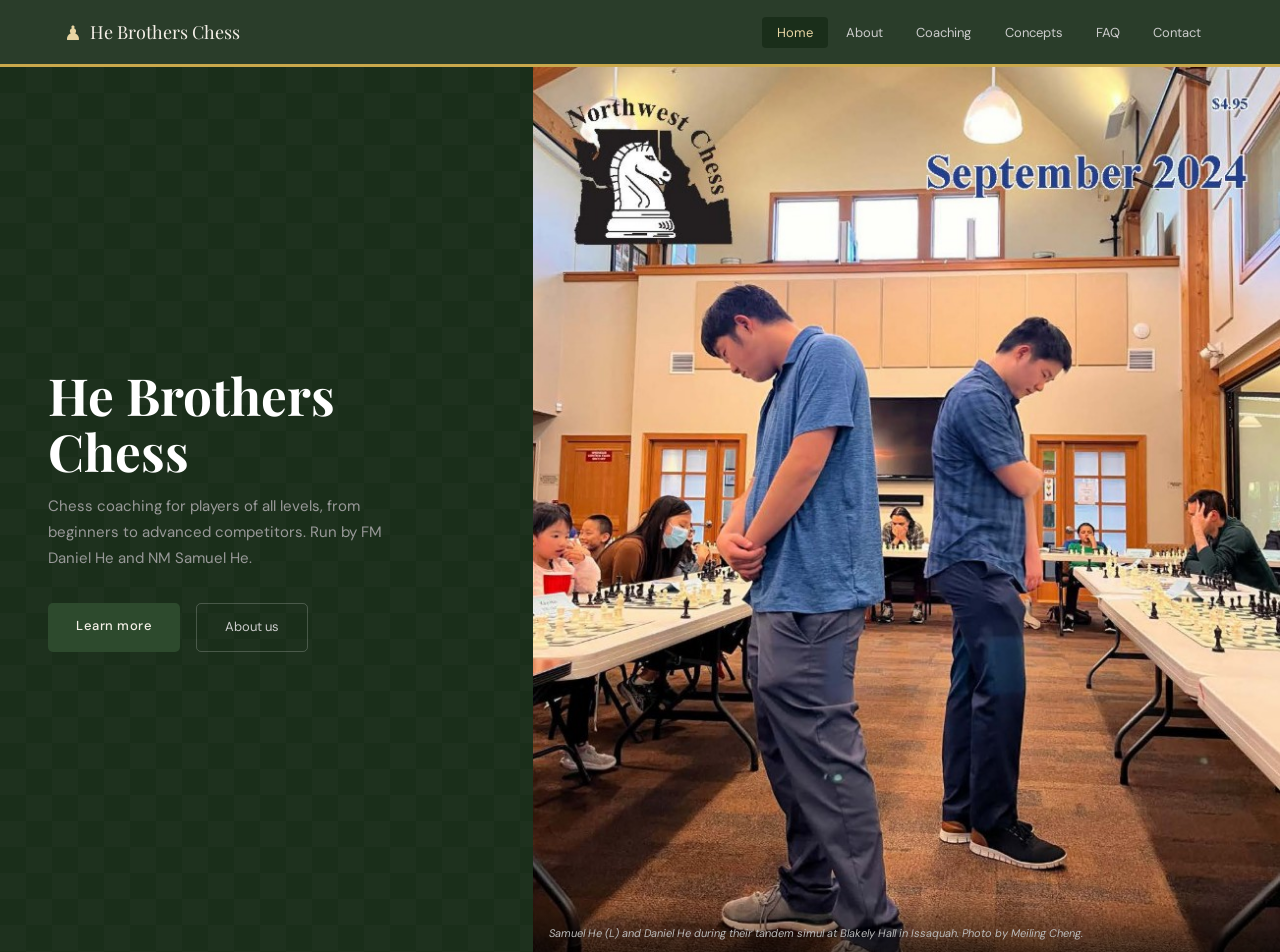
<file: index.html>
<!DOCTYPE html>
<html lang="en">
<head>
<meta charset="UTF-8">
<meta name="viewport" content="width=device-width, initial-scale=1.0">
<title>He Brothers Chess | Chess Coaching by FM Daniel He & NM Samuel He</title>
  <meta name="description" content="Professional chess coaching by FM Daniel He and NM Samuel He. Lessons for all levels — beginners to advanced. Online via Lichess, based in Seattle, WA.">
  <meta name="keywords" content="chess coach Seattle, chess lessons Redmond, chess coaching Washington state, online chess lessons, FM chess coach, NM chess coach">
  <meta name="robots" content="index, follow">
  <meta property="og:title" content="He Brothers Chess | Chess Coaching by FM Daniel He & NM Samuel He">
  <meta property="og:description" content="Professional chess coaching by FM Daniel He and NM Samuel He. Lessons for all levels — beginners to advanced. Online via Lichess, based in Seattle, WA.">
  <meta property="og:url" content="https://hebroschess.com/">
  <meta property="og:type" content="website">
  <link rel="canonical" href="https://hebroschess.com/">
<link rel="stylesheet" href="style.css">
<style>
  html, body { height: 100%; margin: 0; }

  .hero {
    background: var(--green-dark);
    background-image: repeating-conic-gradient(#ffffff04 0% 25%, transparent 0% 50%);
    background-size: 52px 52px;
    display: grid;
    grid-template-columns: 5fr 7fr;
    min-height: 38vh;
  }
  .hero-left {
    display: flex;
    flex-direction: column;
    justify-content: center;
    padding: 2rem 2rem 2rem 3rem;
  }
  .hero-left h1 { color: #fff; font-size: clamp(32px, 4vw, 54px); margin-bottom: 0.8rem; line-height: 1.1; }
  .hero-sub { font-size: 15px; color: #999; line-height: 1.75; margin-bottom: 2rem; max-width: 380px; }
  .hero-actions { display: flex; gap: 1rem; flex-wrap: wrap; }
  .btn-ghost-light {
    display: inline-block;
    background: transparent;
    color: #ccc;
    border: 1px solid rgba(255,255,255,0.2);
    font-family: var(--sans);
    font-size: 13px;
    padding: 13px 28px;
    text-decoration: none;
    border-radius: 5px;
    transition: border-color 0.2s, color 0.2s;
  }
  .btn-ghost-light:hover { border-color: rgba(255,255,255,0.4); color: #fff; }

  .hero-right {
    position: relative;
    overflow: hidden;
  }
  .hero-right img {
    width: 100%;
    height: 100%;
    object-fit: cover;
    object-position: 20% center;
    display: block;
  }
  .hero-caption {
    position: absolute;
    bottom: 0; left: 0; right: 0;
    padding: 1.5rem 1rem 0.6rem;
    background: linear-gradient(transparent, rgba(0,0,0,0.6));
    font-size: 11px;
    color: #bbb;
    font-style: italic;
  }

  .sections {
    display: grid;
    grid-template-columns: 1fr 1fr 1fr;
    border-top: 3px solid var(--gold);
    background: #fff;
  }
  .section-link {
    padding: 1.4rem 2rem;
    border-right: 1px solid var(--border);
    text-decoration: none;
    transition: background 0.2s;
  }
  .section-link:last-child { border-right: none; }
  .section-link:hover { background: #f5f0e8; }
  .section-link-tag { font-size: 10px; letter-spacing: 2px; text-transform: uppercase; color: var(--gold); display: block; margin-bottom: 0.4rem; }
  .section-link h3 { font-family: var(--serif); font-size: 17px; color: var(--green-dark); margin-bottom: 0; }
  .section-link-arrow { font-size: 16px; color: var(--gold); margin-top: 0.6rem; display: block; }

  @media (max-width: 768px) {
    .hero { grid-template-columns: 1fr; min-height: auto; }
    .hero-left { padding: 2.5rem 1.5rem; }
    .hero-right { height: 280px; }
    .sections { grid-template-columns: 1fr; }
    .section-link { border-right: none; border-bottom: 1px solid var(--border); }
  }
</style>
</head>
<body>
<nav>
  <a href="index.html" class="nav-logo">He Brothers Chess</a>
  <ul class="nav-links">
    <li><a href="index.html" class="active">Home</a></li>
    <li><a href="about.html">About</a></li>
    <li><a href="coaching.html">Coaching</a></li>
    <li><a href="assessment.html">Concepts</a></li>
    <li><a href="faq.html">FAQ</a></li>
    <li><a href="book.html">Contact</a></li>
  </ul>
</nav>

<div class="hero">
  <div class="hero-left">
    <h1>He Brothers<br>Chess</h1>
    <p class="hero-sub">Chess coaching for players of all levels, from beginners to advanced competitors. Run by FM Daniel He and NM Samuel He.</p>
    <div class="hero-actions">
      <a href="coaching.html" class="btn">Learn more</a>
      <a href="about.html" class="btn-ghost-light">About us</a>
    </div>
  </div>
  <div class="hero-right">
    <img src="tandem.jpg" alt="Samuel He and Daniel He during tandem simul">
    <div class="hero-caption">Samuel He (L) and Daniel He during their tandem simul at Blakely Hall in Issaquah. Photo by Meiling Cheng.</div>
  </div>
</div>




</body>
</html>
</file>
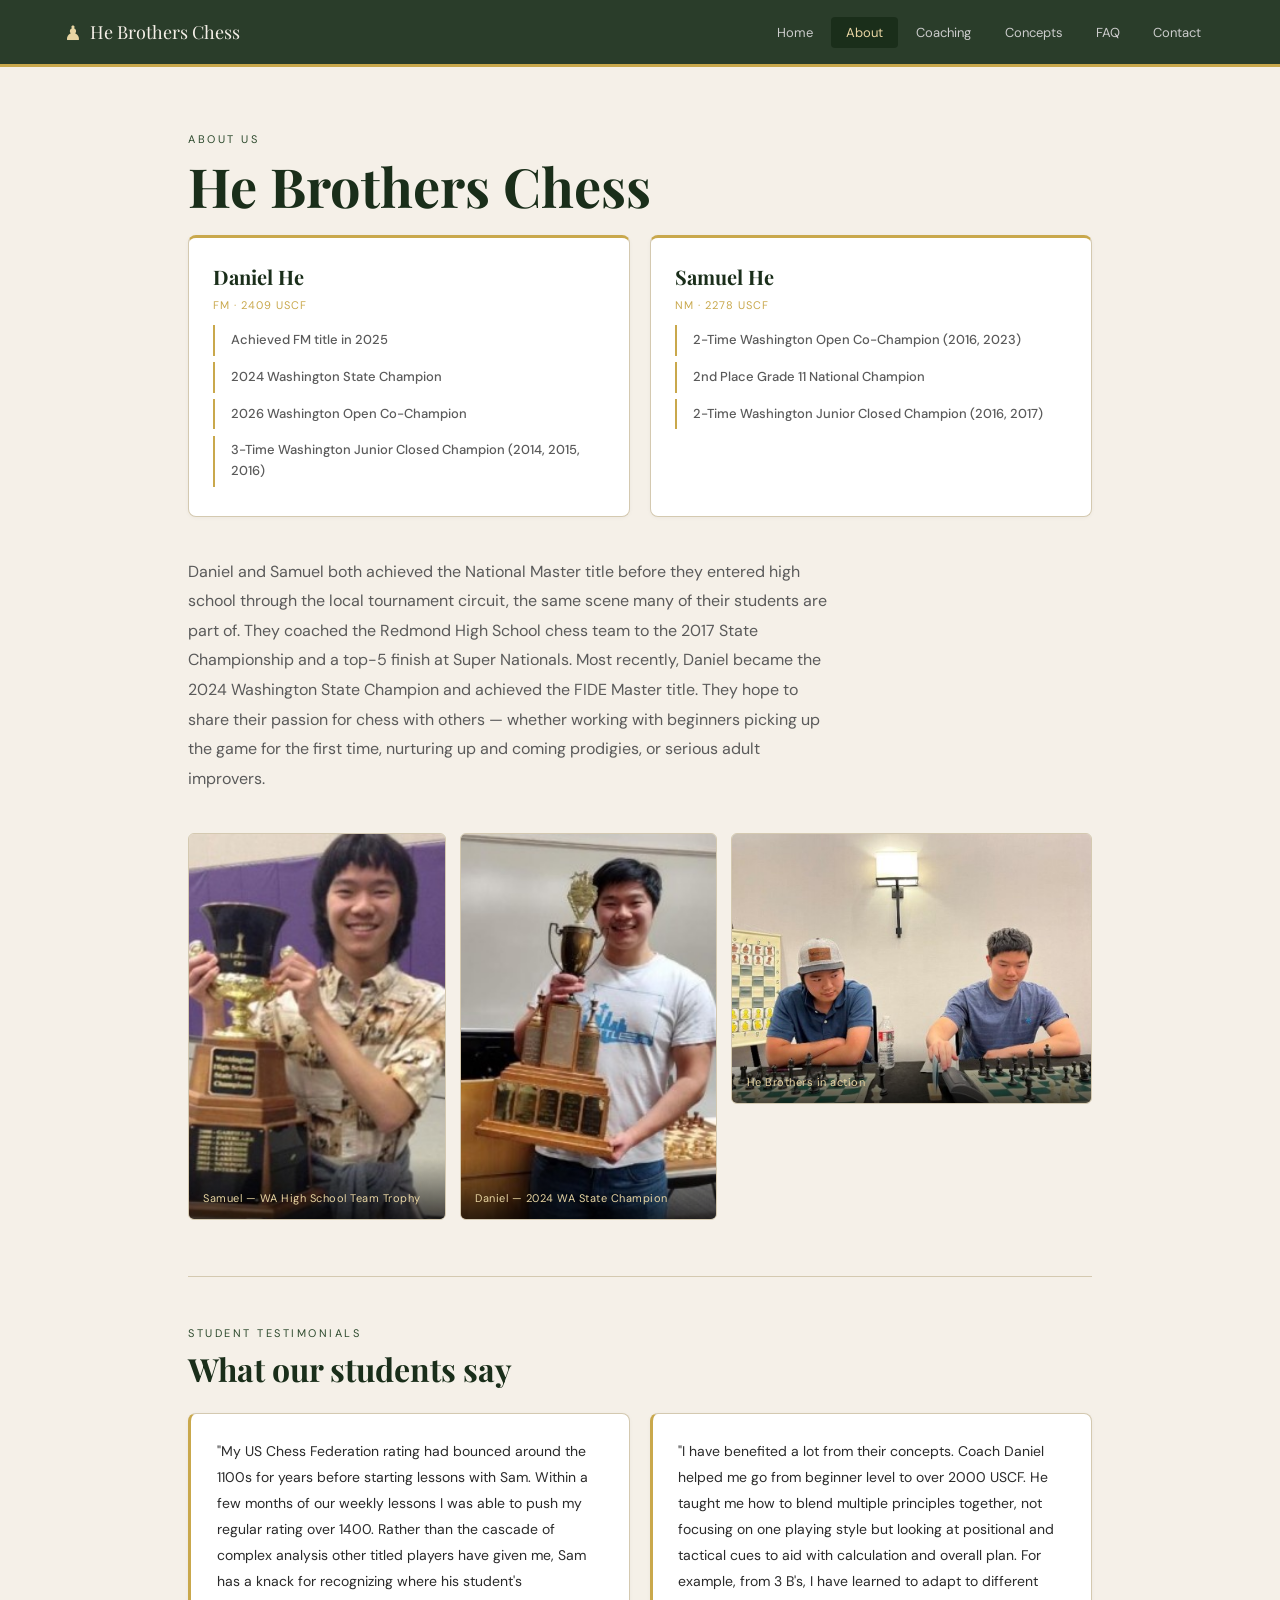
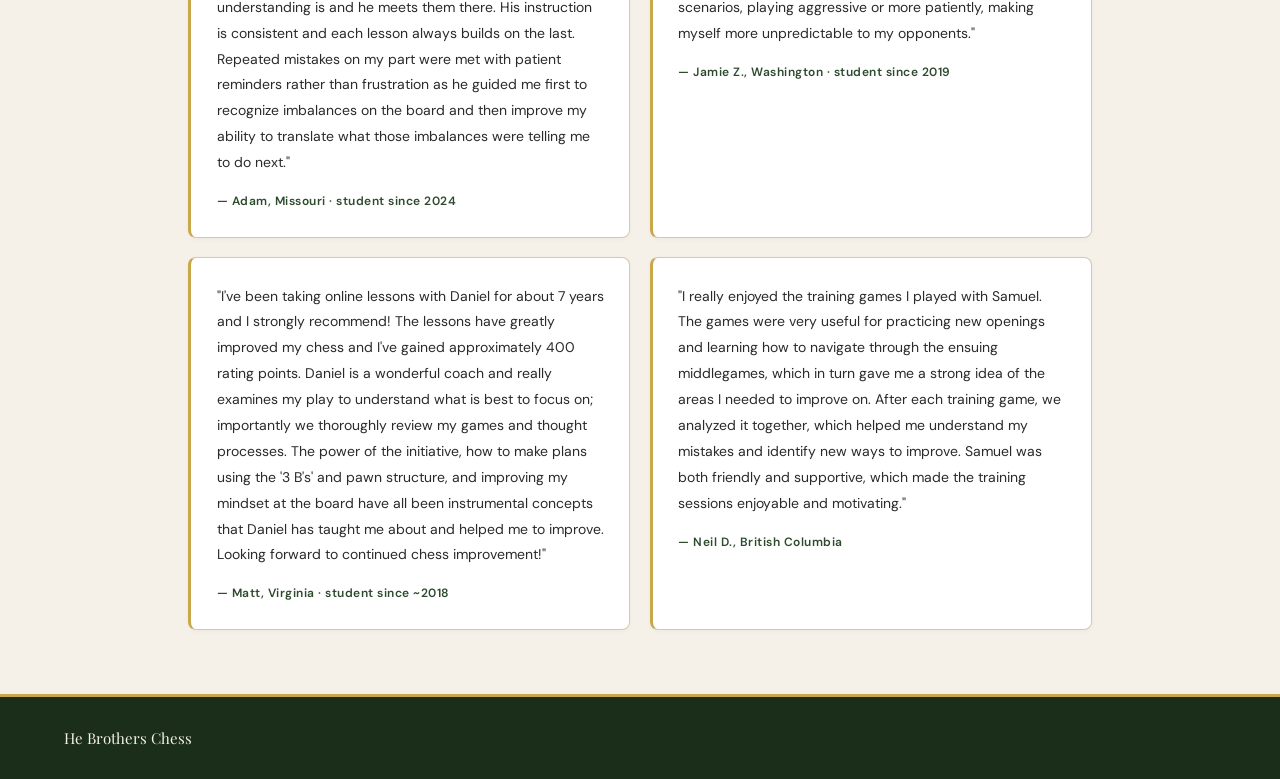
<file: about.html>
<!DOCTYPE html>
<html lang="en">
<head>
<meta charset="UTF-8">
<meta name="viewport" content="width=device-width, initial-scale=1.0">
<title>About | He Brothers Chess</title>
  <meta name="description" content="Daniel and Samuel He are identical twin National Masters from the Seattle area. 2024 Washington State Champion, Washington Open Champions, and experienced chess coaches.">
  <meta name="keywords" content="Daniel He FM chess, Samuel He NM chess, Washington chess coach, National Master chess coach, Seattle chess">
  <meta name="robots" content="index, follow">
  <meta property="og:title" content="About | He Brothers Chess">
  <meta property="og:description" content="Daniel and Samuel He are identical twin National Masters from the Seattle area. 2024 Washington State Champion, Washington Open Champions, and experienced chess coaches.">
  <meta property="og:url" content="https://hebroschess.com/about.html">
  <meta property="og:type" content="website">
  <link rel="canonical" href="https://hebroschess.com/about.html">
<link rel="stylesheet" href="style.css">
<style>
  .photos-grid {
    display: grid;
    grid-template-columns: 1fr 1fr 1.4fr;
    gap: 14px;
    margin: 2.5rem 0;
  }
  .photo-wrap {
    position: relative;
    overflow: hidden;
    border-radius: 6px;
    background: var(--cream2);
    border: 1px solid var(--border);
  }
  .photo-wrap img {
    width: 100%;
    height: 100%;
    object-fit: cover;
    object-position: top center;
    display: block;
    transition: transform 0.3s;
  }
  .photo-wrap:hover img { transform: scale(1.02); }
  .photo-tall { aspect-ratio: 2/3; }
  .photo-wide { aspect-ratio: 4/3; }
  .photo-caption {
    position: absolute;
    bottom: 0; left: 0; right: 0;
    padding: 2rem 0.9rem 0.7rem;
    background: linear-gradient(transparent, rgba(0,0,0,0.7));
    font-size: 11px;
    color: var(--gold-light);
    letter-spacing: 0.5px;
  }
  .bios { display: grid; grid-template-columns: 1fr 1fr; gap: 1.2rem; margin-bottom: 2.5rem; }
  .bio {
    background: #fff;
    border: 1px solid var(--border);
    border-top: 3px solid var(--gold);
    border-radius: 8px;
    padding: 1.4rem 1.5rem;
    box-shadow: 0 1px 4px rgba(0,0,0,0.04);
  }
  .bio-rating { font-size: 11px; letter-spacing: 1px; text-transform: uppercase; color: var(--gold); margin-bottom: 0.7rem; display: block; }
  .bio-achievements { list-style: none; margin-top: 0.7rem; padding: 0; }
  .bio-achievements li { font-size: 13px; color: var(--muted); padding: 0.3rem 0; padding-left: 1rem; border-left: 2px solid var(--gold); margin-bottom: 0.4rem; font-weight: 500; }
  .testimonials { margin-top: 3.5rem; padding-top: 3rem; border-top: 1px solid var(--border); }
  .testimonial-grid { display: grid; grid-template-columns: 1fr 1fr; gap: 1.2rem; margin-top: 1.5rem; }
  .testimonial-card {
    background: #fff;
    border: 1px solid var(--border);
    border-left: 3px solid var(--gold);
    border-radius: 8px;
    padding: 1.6rem;
    box-shadow: 0 1px 4px rgba(0,0,0,0.04);
  }
  .testimonial-text { font-family: var(--sans); font-size: 14px; color: var(--text); line-height: 1.85; margin-bottom: 1rem; font-style: normal; }
  .testimonial-author { font-size: 12px; color: var(--green-mid); letter-spacing: 0.5px; font-weight: 600; }
  @media (max-width: 768px) {
    .photos-grid { grid-template-columns: 1fr 1fr; }
    .photo-wide { grid-column: span 2; aspect-ratio: 16/9; }
    .bios { grid-template-columns: 1fr; }
    .testimonial-grid { grid-template-columns: 1fr; }
  }
</style>
</head>
<body>
<nav>
  <a href="index.html" class="nav-logo">He Brothers Chess</a>
  <ul class="nav-links">
    <li><a href="index.html">Home</a></li>
    <li><a href="about.html" class="active">About</a></li>
    <li><a href="coaching.html">Coaching</a></li>
    <li><a href="assessment.html">Concepts</a></li>
    <li><a href="faq.html">FAQ</a></li>
    <li><a href="book.html">Contact</a></li>
  </ul>
</nav>

<div class="page">
  <span class="section-tag">About us</span>
  <h1>He Brothers Chess</h1>

  <div class="bios">
    <div class="bio">
      <h3>Daniel He</h3>
      <span class="bio-rating">FM · 2409 USCF</span>
      <ul class="bio-achievements">
        <li>Achieved FM title in 2025</li>
        <li>2024 Washington State Champion</li>
        <li>2026 Washington Open Co-Champion</li>
        <li>3-Time Washington Junior Closed Champion (2014, 2015, 2016)</li>
      </ul>
    </div>
    <div class="bio">
      <h3>Samuel He</h3>
      <span class="bio-rating">NM · 2278 USCF</span>
      <ul class="bio-achievements">
        <li>2-Time Washington Open Co-Champion (2016, 2023)</li>
        <li>2nd Place Grade 11 National Champion</li>
        <li>2-Time Washington Junior Closed Champion (2016, 2017)</li>
      </ul>
    </div>
  </div>

  <p class="lead">Daniel and Samuel both achieved the National Master title before they entered high school through the local tournament circuit, the same scene many of their students are part of. They coached the Redmond High School chess team to the 2017 State Championship and a top-5 finish at Super Nationals. Most recently, Daniel became the 2024 Washington State Champion and achieved the FIDE Master title. They hope to share their passion for chess with others — whether working with beginners picking up the game for the first time, nurturing up and coming prodigies, or serious adult improvers.</p>

  <div class="photos-grid">
    <div class="photo-wrap photo-tall">
      <img src="photo2.jpg" alt="Daniel He with trophy">
      <div class="photo-caption">Samuel — WA High School Team Trophy</div>
    </div>
    <div class="photo-wrap photo-tall">
      <img src="Photo1.jpg" alt="Samuel He with trophy">
      <div class="photo-caption">Daniel — 2024 WA State Champion</div>
    </div>
    <div class="photo-wrap photo-wide">
      <img src="photo3.jpg" alt="He Brothers over the board">
      <div class="photo-caption">He Brothers in action</div>
    </div>
  </div>

  <div class="testimonials">
    <span class="section-tag">Student testimonials</span>
    <h2>What our students say</h2>
    <div class="testimonial-grid">
      <div class="testimonial-card">
        <div class="testimonial-text">"My US Chess Federation rating had bounced around the 1100s for years before starting lessons with Sam. Within a few months of our weekly lessons I was able to push my regular rating over 1400. Rather than the cascade of complex analysis other titled players have given me, Sam has a knack for recognizing where his student's understanding is and he meets them there. His instruction is consistent and each lesson always builds on the last. Repeated mistakes on my part were met with patient reminders rather than frustration as he guided me first to recognize imbalances on the board and then improve my ability to translate what those imbalances were telling me to do next."</div>
        <div class="testimonial-author">— Adam, Missouri · student since 2024</div>
      </div>
      <div class="testimonial-card">
        <div class="testimonial-text">"I have benefited a lot from their concepts. Coach Daniel helped me go from beginner level to over 2000 USCF. He taught me how to blend multiple principles together, not focusing on one playing style but looking at positional and tactical cues to aid with calculation and overall plan. For example, from 3 B's, I have learned to adapt to different scenarios, playing aggressive or more patiently, making myself more unpredictable to my opponents."</div>
        <div class="testimonial-author">— Jamie Z., Washington · student since 2019</div>
      </div>
      <div class="testimonial-card">
        <div class="testimonial-text">"I've been taking online lessons with Daniel for about 7 years and I strongly recommend! The lessons have greatly improved my chess and I've gained approximately 400 rating points. Daniel is a wonderful coach and really examines my play to understand what is best to focus on; importantly we thoroughly review my games and thought processes. The power of the initiative, how to make plans using the '3 B's' and pawn structure, and improving my mindset at the board have all been instrumental concepts that Daniel has taught me about and helped me to improve. Looking forward to continued chess improvement!"</div>
        <div class="testimonial-author">— Matt, Virginia · student since ~2018</div>
      </div>
      <div class="testimonial-card">
        <div class="testimonial-text">"I really enjoyed the training games I played with Samuel. The games were very useful for practicing new openings and learning how to navigate through the ensuing middlegames, which in turn gave me a strong idea of the areas I needed to improve on. After each training game, we analyzed it together, which helped me understand my mistakes and identify new ways to improve. Samuel was both friendly and supportive, which made the training sessions enjoyable and motivating."</div>
        <div class="testimonial-author">— Neil D., British Columbia</div>
      </div>
    </div>
  </div>

</div>

<footer>
  <span class="footer-logo">He Brothers Chess</span>
</footer>
</body>
</html>
</file>
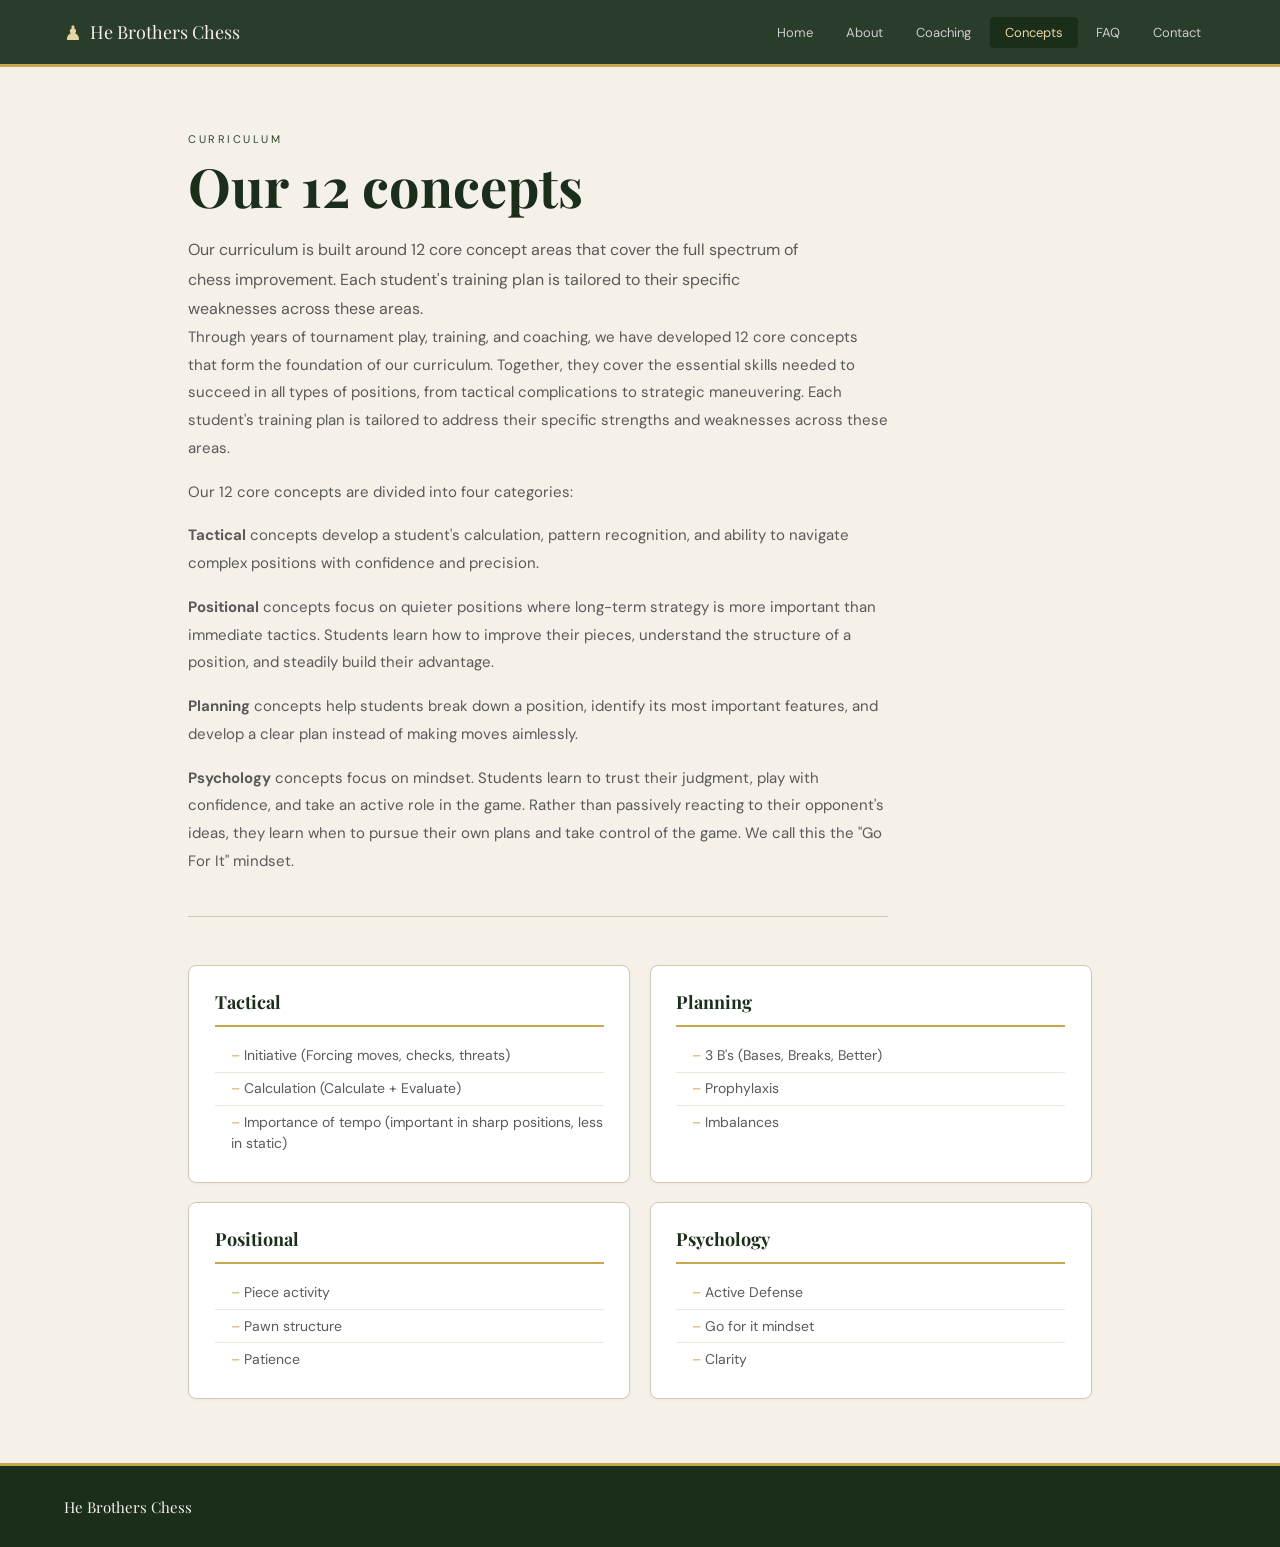
<file: assessment.html>
<!DOCTYPE html>
<html lang="en">
<head>
<meta charset="UTF-8">
<meta name="viewport" content="width=device-width, initial-scale=1.0">
<title>Our 12 Concepts | He Brothers Chess</title>
  <meta name="description" content="Our curriculum is built around 12 core concept areas covering tactical, positional, planning, and psychology — the essential skills for chess improvement.">
  <meta name="keywords" content="chess concepts, chess curriculum, chess tactics, chess strategy, chess improvement plan">
  <meta name="robots" content="index, follow">
  <meta property="og:title" content="Our 12 Concepts | He Brothers Chess">
  <meta property="og:description" content="Our curriculum is built around 12 core concept areas covering tactical, positional, planning, and psychology — the essential skills for chess improvement.">
  <meta property="og:url" content="https://hebroschess.com/assessment.html">
  <meta property="og:type" content="website">
  <link rel="canonical" href="https://hebroschess.com/assessment.html">
<link rel="stylesheet" href="style.css">
<style>
  .curriculum-grid {
    display: grid;
    grid-template-columns: 1fr 1fr;
    gap: 1.2rem;
    margin-top: 2rem;
  }
  .curriculum-card {
    background: #fff;
    border: 1px solid var(--border);
    border-radius: 8px;
    padding: 1.4rem 1.6rem;
    box-shadow: 0 1px 3px rgba(0,0,0,0.04);
  }
  .curriculum-title {
    font-family: var(--serif);
    font-size: 18px;
    color: var(--green-dark);
    font-weight: 700;
    margin-bottom: 0.8rem;
    padding-bottom: 0.5rem;
    border-bottom: 2px solid var(--gold);
  }
  .curriculum-card ul { list-style: none; padding: 0; }
  .curriculum-card ul li {
    font-size: 14px;
    color: var(--muted);
    padding: 0.35rem 0;
    padding-left: 1rem;
    border-bottom: 1px solid var(--cream2);
    line-height: 1.5;
  }
  .curriculum-card ul li:last-child { border-bottom: none; }
  .curriculum-card ul li::before { content: "–  "; color: var(--gold); }
  @media (max-width: 768px) { .curriculum-grid { grid-template-columns: 1fr; } }
  .concepts-intro {
    margin-bottom: 3rem;
    padding-bottom: 2.5rem;
    border-bottom: 1px solid var(--border);
    max-width: 700px;
  }
  .concepts-intro p {
    font-size: 15px;
    color: var(--muted);
    line-height: 1.85;
    margin-bottom: 1rem;
  }
  .concepts-intro p:last-child { margin-bottom: 0; }
</style>
</head>
<body>
<nav>
  <a href="index.html" class="nav-logo">He Brothers Chess</a>
  <ul class="nav-links">
    <li><a href="index.html">Home</a></li>
    <li><a href="about.html">About</a></li>
    <li><a href="coaching.html">Coaching</a></li>
    <li><a href="assessment.html" class="active">Concepts</a></li>
    <li><a href="faq.html">FAQ</a></li>
    <li><a href="book.html">Contact</a></li>
  </ul>
</nav>

<div class="page">
  <span class="section-tag">Curriculum</span>
  <h1>Our 12 concepts</h1>
  <p class="lead">Our curriculum is built around 12 core concept areas that cover the full spectrum of chess improvement. Each student's training plan is tailored to their specific weaknesses across these areas.</p>

  <div class="concepts-intro">
    <p>Through years of tournament play, training, and coaching, we have developed 12 core concepts that form the foundation of our curriculum. Together, they cover the essential skills needed to succeed in all types of positions, from tactical complications to strategic maneuvering. Each student's training plan is tailored to address their specific strengths and weaknesses across these areas.</p>
    <p>Our 12 core concepts are divided into four categories:</p>
    <p><strong>Tactical</strong> concepts develop a student's calculation, pattern recognition, and ability to navigate complex positions with confidence and precision.</p>
    <p><strong>Positional</strong> concepts focus on quieter positions where long-term strategy is more important than immediate tactics. Students learn how to improve their pieces, understand the structure of a position, and steadily build their advantage.</p>
    <p><strong>Planning</strong> concepts help students break down a position, identify its most important features, and develop a clear plan instead of making moves aimlessly.</p>
    <p><strong>Psychology</strong> concepts focus on mindset. Students learn to trust their judgment, play with confidence, and take an active role in the game. Rather than passively reacting to their opponent's ideas, they learn when to pursue their own plans and take control of the game. We call this the "Go For It" mindset.</p>
  </div>

  <div class="curriculum-grid">
    <div class="curriculum-card">
      <div class="curriculum-title">Tactical</div>
      <ul>
        <li>Initiative (Forcing moves, checks, threats)</li>
        <li>Calculation (Calculate + Evaluate)</li>
        <li>Importance of tempo (important in sharp positions, less in static)</li>
      </ul>
    </div>
    <div class="curriculum-card">
      <div class="curriculum-title">Planning</div>
      <ul>
        <li>3 B's (Bases, Breaks, Better)</li>
        <li>Prophylaxis</li>
        <li>Imbalances</li>
      </ul>
    </div>
    <div class="curriculum-card">
      <div class="curriculum-title">Positional</div>
      <ul>
        <li>Piece activity</li>
        <li>Pawn structure</li>
        <li>Patience</li>
      </ul>
    </div>
    <div class="curriculum-card">
      <div class="curriculum-title">Psychology</div>
      <ul>
        <li>Active Defense</li>
        <li>Go for it mindset</li>
        <li>Clarity</li>
      </ul>
    </div>
  </div>
</div>

<footer>
  <span class="footer-logo">He Brothers Chess</span>
</footer>
</body>
</html>
</file>
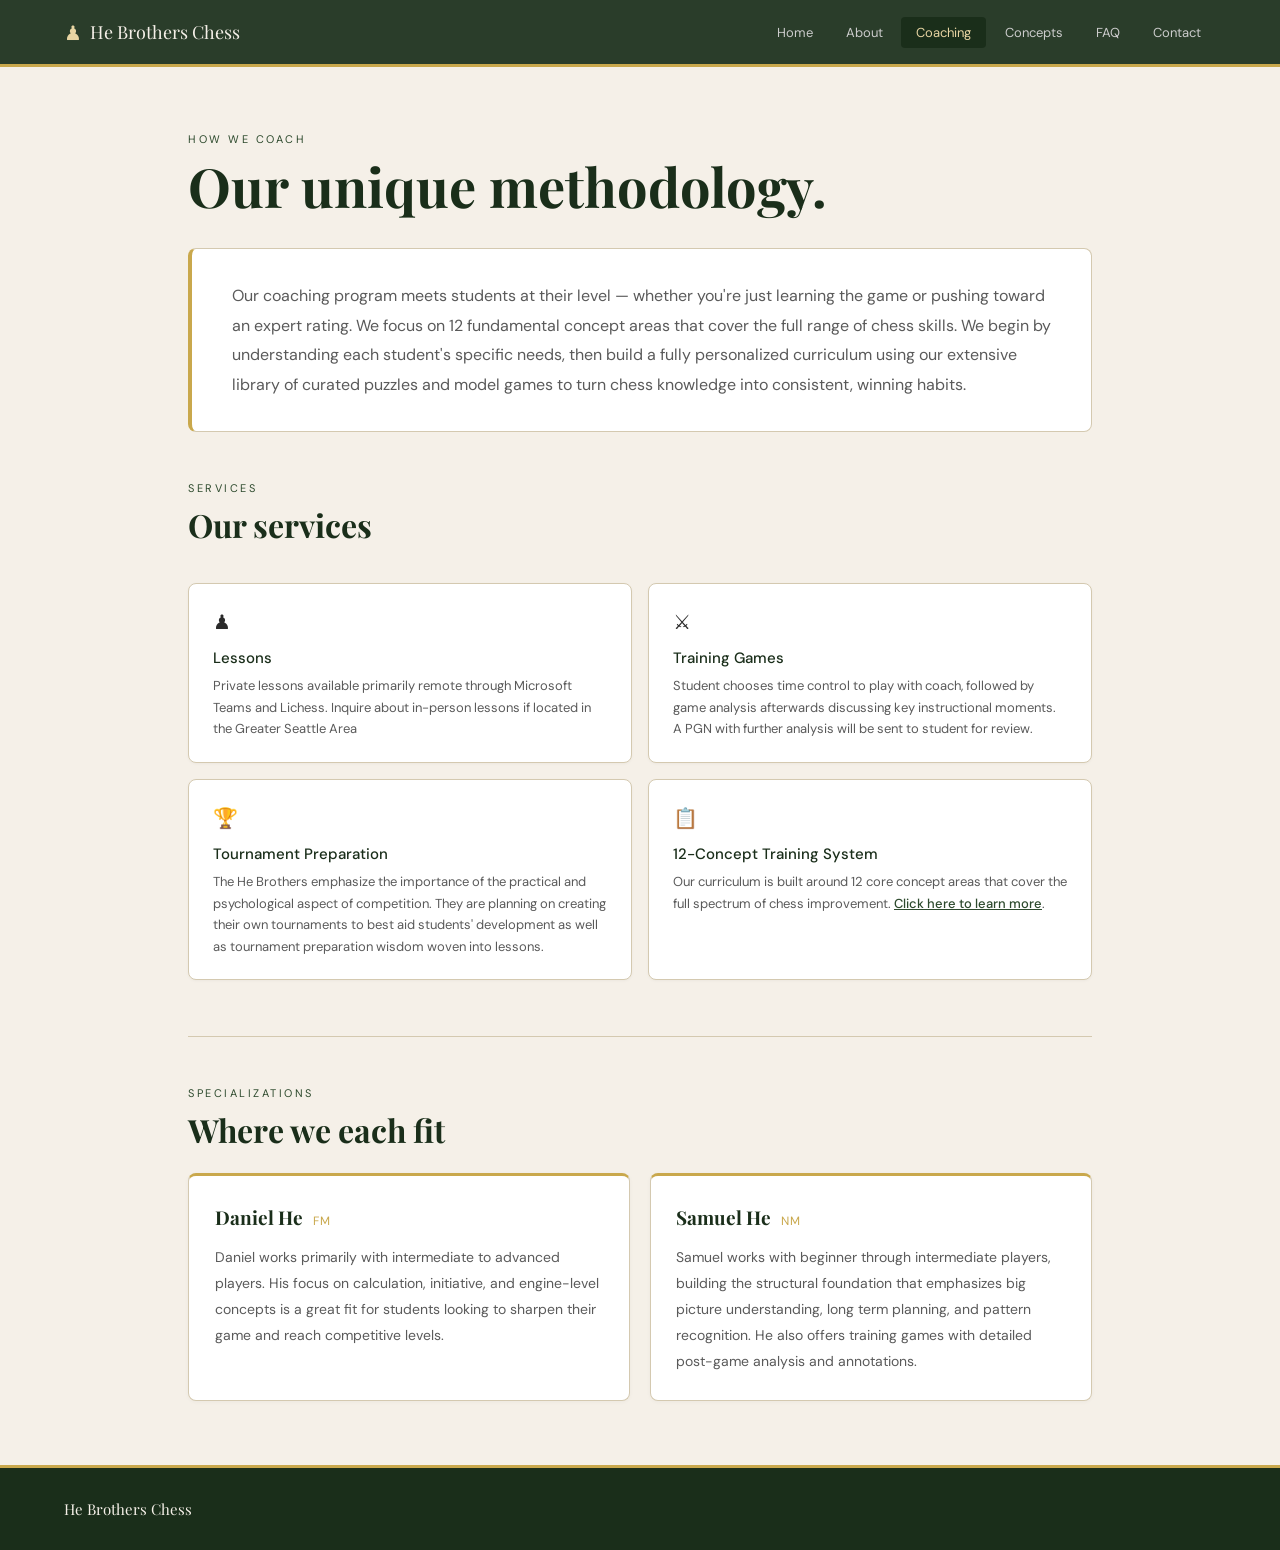
<file: coaching.html>
<!DOCTYPE html>
<html lang="en">
<head>
<meta charset="UTF-8">
<meta name="viewport" content="width=device-width, initial-scale=1.0">
<title>Coaching | He Brothers Chess</title>
  <meta name="description" content="Chess coaching for all levels — beginners to advanced. Private lessons, training games, and tournament prep by FM Daniel He and NM Samuel He. Online and in-person in Redmond, WA.">
  <meta name="keywords" content="chess lessons online, chess private lessons Seattle, chess training games, tournament chess preparation">
  <meta name="robots" content="index, follow">
  <meta property="og:title" content="Coaching | He Brothers Chess">
  <meta property="og:description" content="Chess coaching for all levels — beginners to advanced. Private lessons, training games, and tournament prep by FM Daniel He and NM Samuel He. Online and in-person in Redmond, WA.">
  <meta property="og:url" content="https://hebroschess.com/coaching.html">
  <meta property="og:type" content="website">
  <link rel="canonical" href="https://hebroschess.com/coaching.html">
<link rel="stylesheet" href="style.css">
<style>
  .philosophy-block {
    background: #fff;
    border: 1px solid var(--border);
    border-left: 4px solid var(--gold);
    border-radius: 8px;
    padding: 2rem 2.5rem;
    margin: 2rem 0 3rem;
  }
  .philosophy-block p { font-size: 16px; line-height: 1.85; color: var(--muted); }
  .pillars {
    display: grid;
    grid-template-columns: repeat(5, 1fr);
    gap: 10px;
    margin: 1.2rem 0 3rem;
  }
  .pillar {
    background: #fff;
    border: 1px solid var(--border);
    border-radius: 8px;
    padding: 1.3rem 0.6rem;
    text-align: center;
    transition: border-color 0.2s, box-shadow 0.2s;
    box-shadow: 0 1px 3px rgba(0,0,0,0.04);
  }
  .pillar:hover { border-color: var(--gold); box-shadow: 0 2px 8px rgba(0,0,0,0.08); }
  .pillar-icon { font-size: 24px; display: block; margin-bottom: 8px; }
  .pillar-name {
    font-size: 11px;
    letter-spacing: 1px;
    text-transform: uppercase;
    color: var(--green-mid);
    font-weight: 500;
  }
  .services-grid {
    display: grid;
    grid-template-columns: 1fr 1fr;
    gap: 1rem;
    margin-top: 1.2rem;
  }
  .service {
    background: #fff;
    border: 1px solid var(--border);
    border-radius: 8px;
    padding: 1.4rem 1.5rem;
    transition: box-shadow 0.2s;
    box-shadow: 0 1px 3px rgba(0,0,0,0.04);
  }
  .service:hover { box-shadow: 0 3px 10px rgba(0,0,0,0.09); }
  .service-icon { font-size: 20px; margin-bottom: 8px; display: block; }
  .service-name { font-size: 15px; font-weight: 500; color: var(--green-dark); margin-bottom: 5px; }
  .service-desc { font-size: 13px; color: var(--muted); line-height: 1.65; }
  .pricing-note { font-size: 13px; color: var(--muted); font-style: italic; margin-bottom: 1rem; }
  @media (max-width: 768px) {
    .pillars { grid-template-columns: repeat(3, 1fr); }
    .services-grid { grid-template-columns: 1fr; }
  }
  .lesson-sample {
    margin-top: 3.5rem;
    padding-top: 3rem;
    border-top: 1px solid var(--border);
  }
  .lichess-embed {
    background: #fff;
    border: 1px solid var(--border);
    border-radius: 8px;
    overflow: hidden;
    box-shadow: 0 1px 4px rgba(0,0,0,0.05);
    min-height: 500px;
    display: flex;
    align-items: center;
    justify-content: center;
  }
  .lichess-placeholder {
    text-align: center;
    padding: 3rem;
  }
  .lichess-icon {
    font-size: 48px;
    display: block;
    margin-bottom: 1rem;
    opacity: 0.2;
  }
  .lichess-label {
    font-family: var(--serif);
    font-size: 18px;
    color: var(--green-dark);
    margin-bottom: 0.5rem;
  }
  .lichess-sub { font-size: 13px; color: var(--muted); }

  .fit-section {
    margin-top: 3.5rem;
    padding-top: 3rem;
    border-top: 1px solid var(--border);
  }
  .fit-grid {
    display: grid;
    grid-template-columns: 1fr 1fr;
    gap: 1.2rem;
    margin-top: 1.5rem;
  }
  .fit-card {
    background: #fff;
    border: 1px solid var(--border);
    border-top: 3px solid var(--gold);
    border-radius: 8px;
    padding: 1.6rem;
    box-shadow: 0 1px 4px rgba(0,0,0,0.04);
  }
  .fit-name {
    font-family: var(--serif);
    font-size: 19px;
    font-weight: 700;
    color: var(--green-dark);
    margin-bottom: 0.8rem;
  }
  .fit-title {
    font-size: 12px;
    letter-spacing: 1px;
    color: var(--gold);
    font-family: var(--sans);
    font-weight: 400;
    margin-left: 6px;
  }
  .fit-card p { font-size: 14px; color: var(--muted); line-height: 1.85; }
  @media (max-width: 768px) { .fit-grid { grid-template-columns: 1fr; } }
</style>
</head>
<body>
<nav>
  <a href="index.html" class="nav-logo">He Brothers Chess</a>
  <ul class="nav-links">
    <li><a href="index.html">Home</a></li>
    <li><a href="about.html">About</a></li>
    <li><a href="coaching.html" class="active">Coaching</a></li>
    <li><a href="assessment.html">Concepts</a></li>
    <li><a href="faq.html">FAQ</a></li>
    <li><a href="book.html">Contact</a></li>
  </ul>
</nav>

<div class="page">
  <span class="section-tag">How we coach</span>
  <h1>Our unique methodology.</h1>

  <div class="philosophy-block">
    <p>Our coaching program meets students at their level — whether you're just learning the game or pushing toward an expert rating. We focus on 12 fundamental concept areas that cover the full range of chess skills. We begin by understanding each student's specific needs, then build a fully personalized curriculum using our extensive library of curated puzzles and model games to turn chess knowledge into consistent, winning habits.</p>
  </div>

  <span class="section-tag">Services</span>
  <h2>Our services</h2>
  <div class="services-grid">
  </div>
  <div class="services-grid">
    <div class="service">
      <span class="service-icon">♟</span>
      <div class="service-name">Lessons</div>
      <div class="service-desc">Private lessons available primarily remote through Microsoft Teams and Lichess. Inquire about in-person lessons if located in the Greater Seattle Area</div>
    </div>
    <div class="service">
      <span class="service-icon">⚔️</span>
      <div class="service-name">Training Games</div>
      <div class="service-desc">Student chooses time control to play with coach, followed by game analysis afterwards discussing key instructional moments. A PGN with further analysis will be sent to student for review.</div>
    </div>
    <div class="service">
      <span class="service-icon">🏆</span>
      <div class="service-name">Tournament Preparation</div>
      <div class="service-desc">The He Brothers emphasize the importance of the practical and psychological aspect of competition. They are planning on creating their own tournaments to best aid students' development as well as tournament preparation wisdom woven into lessons.</div>
    </div>
    <div class="service">
      <span class="service-icon">📋</span>
      <div class="service-name">12-Concept Training System</div>
      <div class="service-desc">Our curriculum is built around 12 core concept areas that cover the full spectrum of chess improvement. <a href="assessment.html" style="color:var(--green-mid);font-weight:500;">Click here to learn more</a>.</div>
    </div>
  </div>

  <div class="fit-section">
    <span class="section-tag">Specializations</span>
    <h2>Where we each fit</h2>
    <div class="fit-grid">
      <div class="fit-card">
        <div class="fit-name">Daniel He <span class="fit-title">FM</span></div>
        <p>Daniel works primarily with intermediate to advanced players. His focus on calculation, initiative, and engine-level concepts is a great fit for students looking to sharpen their game and reach competitive levels.</p>
      </div>
      <div class="fit-card">
        <div class="fit-name">Samuel He <span class="fit-title">NM</span></div>
        <p>Samuel works with beginner through intermediate players, building the structural foundation that emphasizes big picture understanding, long term planning, and pattern recognition. He also offers training games with detailed post-game analysis and annotations.</p>
      </div>
    </div>
  </div>
    </div>
  </div>
</div>

<footer>
  <span class="footer-logo">He Brothers Chess</span>
  
</footer>
</body>
</html>
</file>
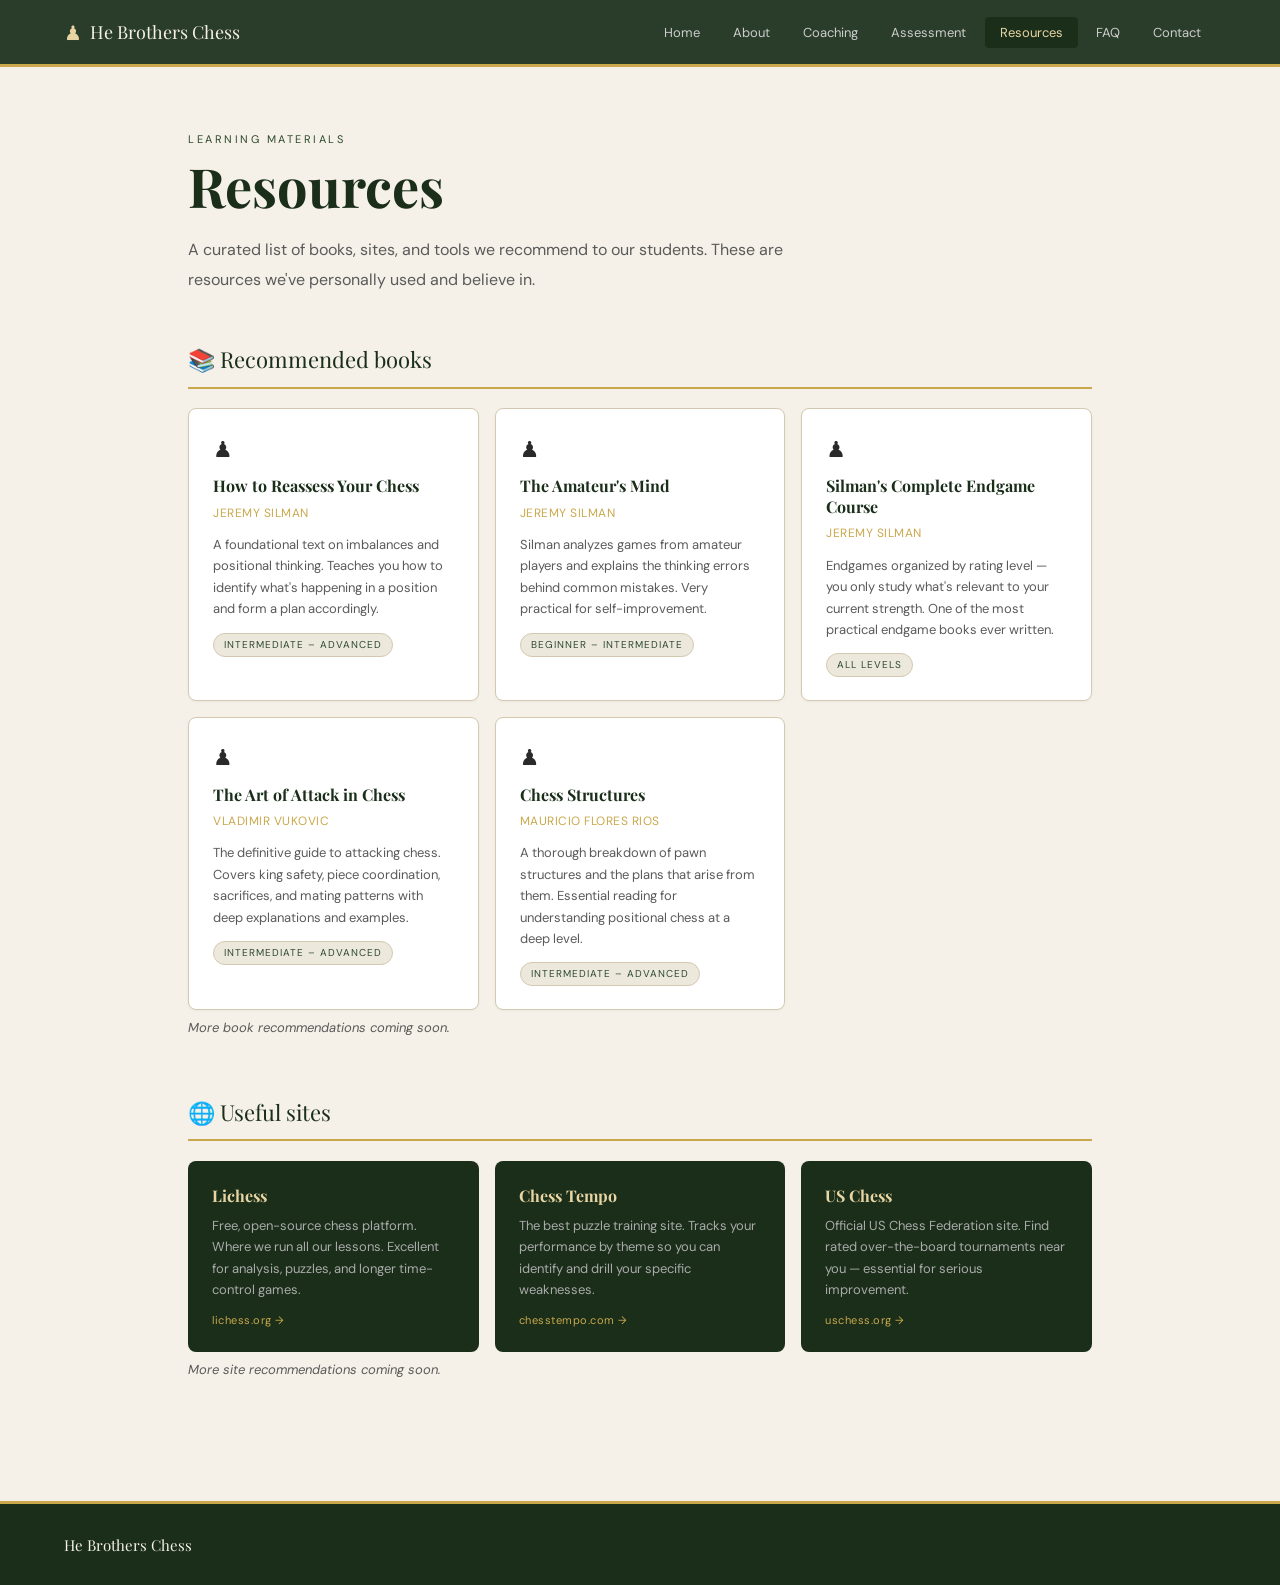
<file: resources.html>
<!DOCTYPE html>
<html lang="en">
<head>
<meta charset="UTF-8">
<meta name="viewport" content="width=device-width, initial-scale=1.0">
<title>Resources — He Brothers Chess</title>
<link rel="stylesheet" href="style.css">
<style>
  .resources-intro { max-width: 600px; margin-bottom: 3rem; }

  .resource-section { margin-bottom: 3.5rem; }
  .resource-section-title {
    font-family: var(--serif);
    font-size: 22px;
    color: var(--green-dark);
    margin-bottom: 1.2rem;
    padding-bottom: 0.6rem;
    border-bottom: 2px solid var(--gold);
    display: flex;
    align-items: center;
    gap: 0.6rem;
  }

  .book-grid {
    display: grid;
    grid-template-columns: repeat(auto-fill, minmax(280px, 1fr));
    gap: 1rem;
  }
  .book-card {
    background: #fff;
    border: 1px solid var(--border);
    border-radius: 8px;
    padding: 1.4rem 1.5rem;
    box-shadow: 0 1px 3px rgba(0,0,0,0.04);
    transition: box-shadow 0.2s;
    display: flex;
    flex-direction: column;
    gap: 0.4rem;
  }
  .book-card:hover { box-shadow: 0 3px 10px rgba(0,0,0,0.09); }
  .book-icon { font-size: 22px; margin-bottom: 0.2rem; }
  .book-title {
    font-family: var(--serif);
    font-size: 16px;
    font-weight: 700;
    color: var(--green-dark);
    line-height: 1.3;
  }
  .book-author { font-size: 12px; color: var(--gold); letter-spacing: 0.5px; text-transform: uppercase; }
  .book-desc { font-size: 13px; color: var(--muted); line-height: 1.65; margin-top: 0.3rem; }
  .book-level {
    display: inline-block;
    font-size: 10px;
    letter-spacing: 1px;
    text-transform: uppercase;
    background: var(--cream2);
    color: var(--green-mid);
    border: 1px solid var(--border);
    border-radius: 20px;
    padding: 3px 10px;
    margin-top: 0.4rem;
    align-self: flex-start;
  }

  .site-grid {
    display: grid;
    grid-template-columns: repeat(auto-fill, minmax(260px, 1fr));
    gap: 1rem;
  }
  .site-card {
    background: var(--green-dark);
    border-radius: 8px;
    padding: 1.4rem 1.5rem;
    display: flex;
    flex-direction: column;
    gap: 0.4rem;
  }
  .site-name {
    font-family: var(--serif);
    font-size: 16px;
    font-weight: 700;
    color: var(--gold-light);
  }
  .site-desc { font-size: 13px; color: #aaa; line-height: 1.65; }
  .site-link {
    font-size: 11px;
    color: var(--gold);
    text-decoration: none;
    letter-spacing: 0.5px;
    margin-top: 0.3rem;
    align-self: flex-start;
  }
  .site-link:hover { color: var(--gold-light); }

  .coming-soon {
    font-size: 13px;
    color: var(--muted);
    font-style: italic;
    margin-top: 0.5rem;
  }
</style>
</head>
<body>
<nav>
  <a href="index.html" class="nav-logo">He Brothers Chess</a>
  <ul class="nav-links">
    <li><a href="index.html">Home</a></li>
    <li><a href="about.html">About</a></li>
    <li><a href="coaching.html">Coaching</a></li>
    <li><a href="assessment.html">Assessment</a></li>
    <li><a href="resources.html" class="active">Resources</a></li>
    <li><a href="faq.html">FAQ</a></li>
    <li><a href="book.html">Contact</a></li>
  </ul>
</nav>

<div class="page">
  <span class="section-tag">Learning materials</span>
  <h1>Resources</h1>
  <div class="resources-intro">
    <p class="lead">A curated list of books, sites, and tools we recommend to our students. These are resources we've personally used and believe in.</p>
  </div>

  <!-- BOOKS -->
  <div class="resource-section">
    <div class="resource-section-title">📚 Recommended books</div>
    <div class="book-grid">

      <div class="book-card">
        <div class="book-icon">♟</div>
        <div class="book-title">How to Reassess Your Chess</div>
        <div class="book-author">Jeremy Silman</div>
        <div class="book-desc">A foundational text on imbalances and positional thinking. Teaches you how to identify what's happening in a position and form a plan accordingly.</div>
        <span class="book-level">Intermediate – Advanced</span>
      </div>

      <div class="book-card">
        <div class="book-icon">♟</div>
        <div class="book-title">The Amateur's Mind</div>
        <div class="book-author">Jeremy Silman</div>
        <div class="book-desc">Silman analyzes games from amateur players and explains the thinking errors behind common mistakes. Very practical for self-improvement.</div>
        <span class="book-level">Beginner – Intermediate</span>
      </div>

      <div class="book-card">
        <div class="book-icon">♟</div>
        <div class="book-title">Silman's Complete Endgame Course</div>
        <div class="book-author">Jeremy Silman</div>
        <div class="book-desc">Endgames organized by rating level — you only study what's relevant to your current strength. One of the most practical endgame books ever written.</div>
        <span class="book-level">All levels</span>
      </div>

      <div class="book-card">
        <div class="book-icon">♟</div>
        <div class="book-title">The Art of Attack in Chess</div>
        <div class="book-author">Vladimir Vukovic</div>
        <div class="book-desc">The definitive guide to attacking chess. Covers king safety, piece coordination, sacrifices, and mating patterns with deep explanations and examples.</div>
        <span class="book-level">Intermediate – Advanced</span>
      </div>

      <div class="book-card">
        <div class="book-icon">♟</div>
        <div class="book-title">Chess Structures</div>
        <div class="book-author">Mauricio Flores Rios</div>
        <div class="book-desc">A thorough breakdown of pawn structures and the plans that arise from them. Essential reading for understanding positional chess at a deep level.</div>
        <span class="book-level">Intermediate – Advanced</span>
      </div>

    </div>
    <p class="coming-soon">More book recommendations coming soon.</p>
  </div>

  <!-- SITES -->
  <div class="resource-section">
    <div class="resource-section-title">🌐 Useful sites</div>
    <div class="site-grid">

      <div class="site-card">
        <div class="site-name">Lichess</div>
        <div class="site-desc">Free, open-source chess platform. Where we run all our lessons. Excellent for analysis, puzzles, and longer time-control games.</div>
        <a href="https://lichess.org" target="_blank" class="site-link">lichess.org →</a>
      </div>

      <div class="site-card">
        <div class="site-name">Chess Tempo</div>
        <div class="site-desc">The best puzzle training site. Tracks your performance by theme so you can identify and drill your specific weaknesses.</div>
        <a href="https://chesstempo.com" target="_blank" class="site-link">chesstempo.com →</a>
      </div>

      <div class="site-card">
        <div class="site-name">US Chess</div>
        <div class="site-desc">Official US Chess Federation site. Find rated over-the-board tournaments near you — essential for serious improvement.</div>
        <a href="https://uschess.org" target="_blank" class="site-link">uschess.org →</a>
      </div>

    </div>
    <p class="coming-soon">More site recommendations coming soon.</p>
  </div>

</div>

<footer>
  <span class="footer-logo">He Brothers Chess</span>
</footer>
</body>
</html>
</file>
<file: style.css>
@import url('https://fonts.googleapis.com/css2?family=Playfair+Display:wght@400;700&family=DM+Sans:wght@300;400;500&display=swap');

*, *::before, *::after { box-sizing: border-box; margin: 0; padding: 0; }

:root {
  --green-dark: #1a2e1a;
  --green-mid:  #2d4a2d;
  --green-nav:  #2a3d2a;
  --cream:      #f5f0e8;
  --cream2:     #ede8dc;
  --gold:       #c9a84c;
  --gold-light: #e8d5a3;
  --text:       #2a2a2a;
  --muted:      #5a5a5a;
  --border:     #d4c9b0;
  --serif: 'Playfair Display', Georgia, serif;
  --sans:  'DM Sans', system-ui, sans-serif;
}

html, body {
  font-family: var(--sans);
  background: var(--cream);
  color: var(--text);
  font-size: 16px;
  line-height: 1.6;
}

nav {
  position: sticky;
  top: 0;
  z-index: 100;
  background: var(--green-nav);
  border-bottom: 3px solid var(--gold);
  display: flex;
  justify-content: space-between;
  align-items: center;
  padding: 1rem 4rem;
}
.nav-logo {
  font-family: var(--serif);
  font-size: 18px;
  color: var(--cream);
  text-decoration: none;
  display: flex;
  align-items: center;
  gap: 0.5rem;
}
.nav-logo::before { content: "♟"; font-size: 20px; color: var(--gold-light); }
.nav-links { display: flex; gap: 0.2rem; list-style: none; }
.nav-links a {
  font-size: 13px;
  color: #ccc;
  text-decoration: none;
  padding: 7px 15px;
  border-radius: 4px;
  transition: background 0.2s, color 0.2s;
}
.nav-links a:hover,
.nav-links a.active { background: var(--green-dark); color: var(--gold-light); }

.page {
  width: 100%;
  max-width: 1000px;
  margin: 0 auto;
  padding: 4rem 3rem;
}

.section-tag {
  font-size: 11px;
  letter-spacing: 2.5px;
  text-transform: uppercase;
  color: var(--green-mid);
  display: block;
  margin-bottom: 0.5rem;
}
h1 {
  font-family: var(--serif);
  font-size: clamp(34px, 5vw, 54px);
  font-weight: 700;
  color: var(--green-dark);
  line-height: 1.1;
  margin-bottom: 1.2rem;
}
h2 {
  font-family: var(--serif);
  font-size: clamp(22px, 3vw, 32px);
  font-weight: 700;
  color: var(--green-dark);
  margin-bottom: 1rem;
  line-height: 1.2;
}
h3 { font-family: var(--serif); font-size: 20px; color: var(--green-dark); margin-bottom: 4px; }
.lead { font-size: 16px; color: var(--muted); line-height: 1.85; max-width: 640px; }

.btn {
  display: inline-block;
  background: var(--green-mid);
  color: var(--cream);
  font-family: var(--sans);
  font-size: 13px;
  font-weight: 500;
  letter-spacing: 0.5px;
  padding: 13px 28px;
  text-decoration: none;
  border-radius: 5px;
  transition: background 0.2s;
  border: none;
  cursor: pointer;
}
.btn:hover { background: var(--green-dark); }

.card {
  background: #fff;
  border: 1px solid var(--border);
  border-radius: 8px;
  padding: 1.6rem;
  box-shadow: 0 1px 4px rgba(0,0,0,0.05);
}

hr { border: none; border-top: 1px solid var(--border); margin: 3rem 0; }

footer {
  background: var(--green-dark);
  border-top: 3px solid var(--gold);
  padding: 1.8rem 4rem;
  display: flex;
  justify-content: space-between;
  align-items: center;
}
footer p { font-size: 12px; color: #aaa; }
.footer-logo { font-family: var(--serif); font-size: 15px; color: var(--cream); }

@media (max-width: 768px) {
  nav {
    padding: 0.8rem 1rem;
    flex-wrap: wrap;
    gap: 0.5rem;
  }
  .nav-logo { font-size: 15px; }
  .nav-links {
    display: flex;
    flex-wrap: wrap;
    gap: 2px;
    width: 100%;
  }
  .nav-links a {
    font-size: 11px;
    padding: 5px 8px;
    background: rgba(255,255,255,0.08);
    border-radius: 4px;
    color: #ddd;
  }
  .nav-links a.active { background: var(--green-dark); color: var(--gold-light); }
  .page { padding: 2.5rem 1.2rem; }
  footer { padding: 1.5rem; flex-direction: column; gap: 0.4rem; text-align: center; }
}
</file>
